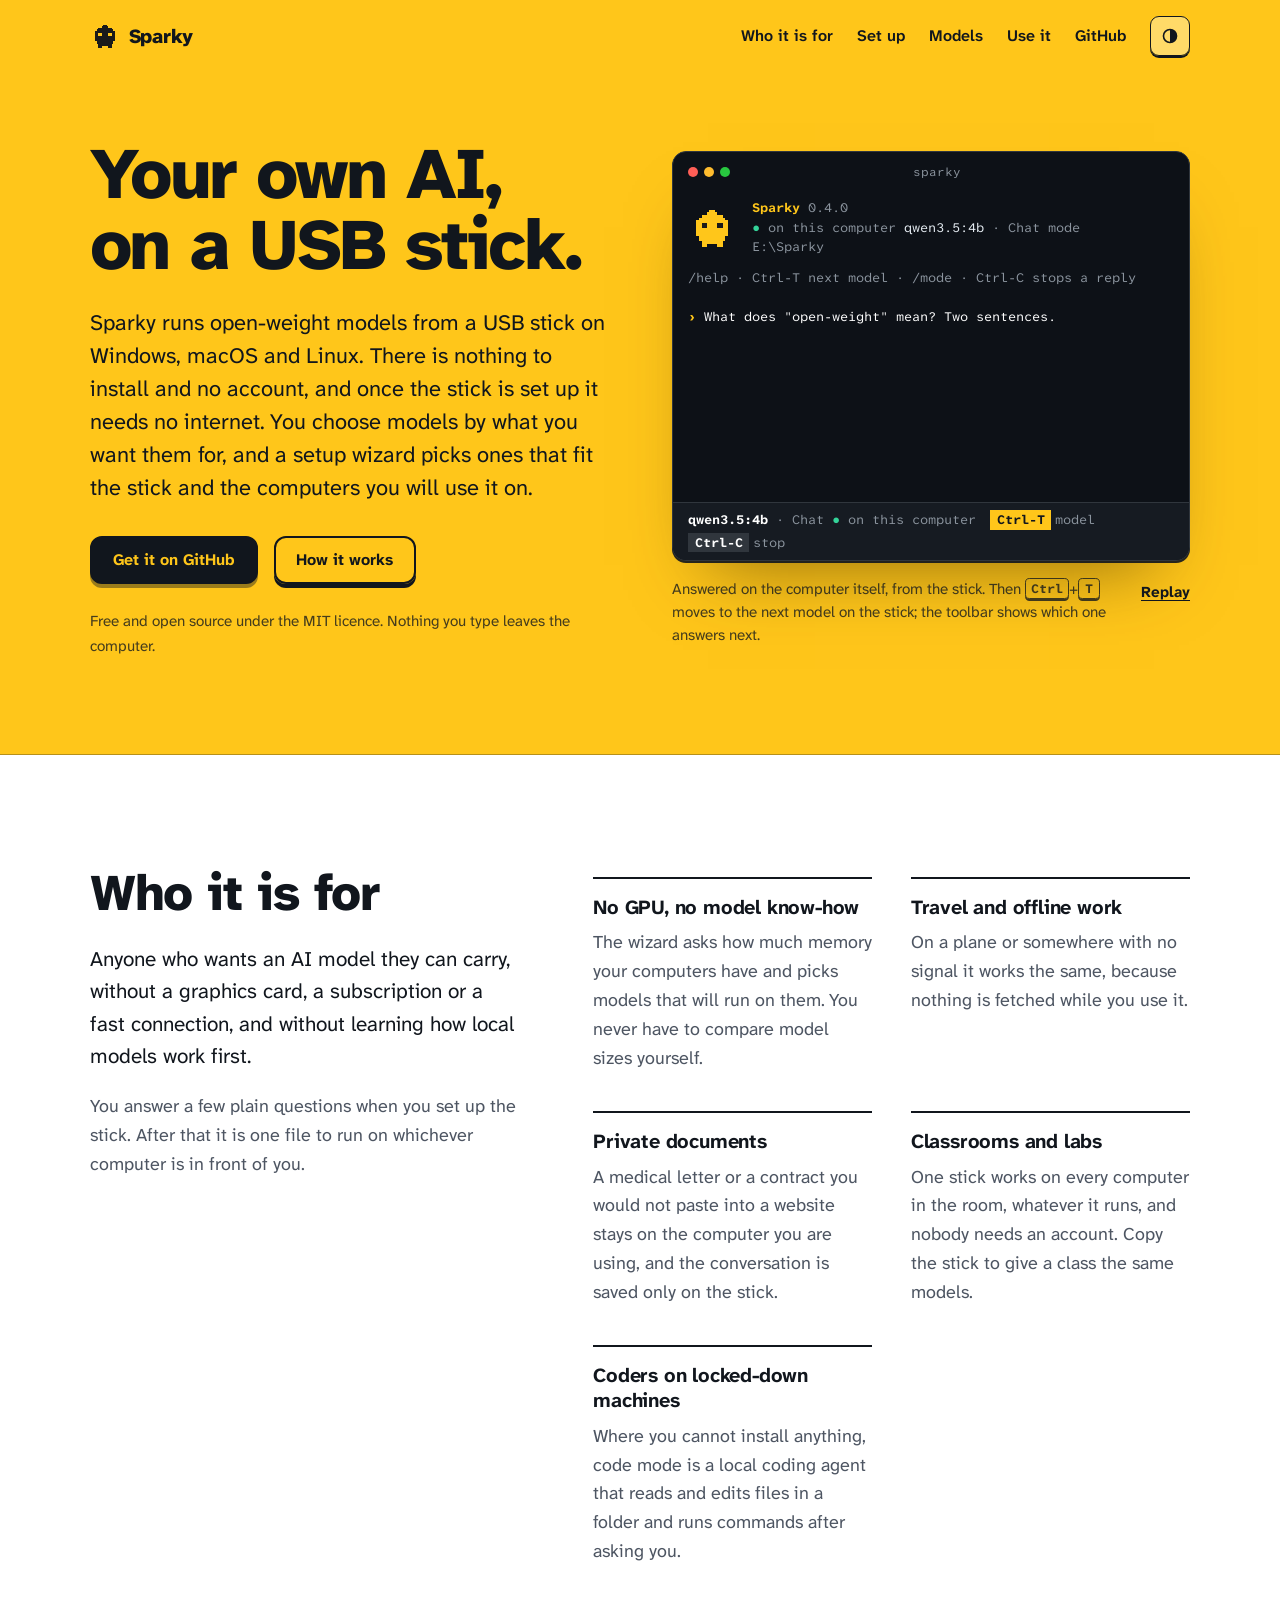
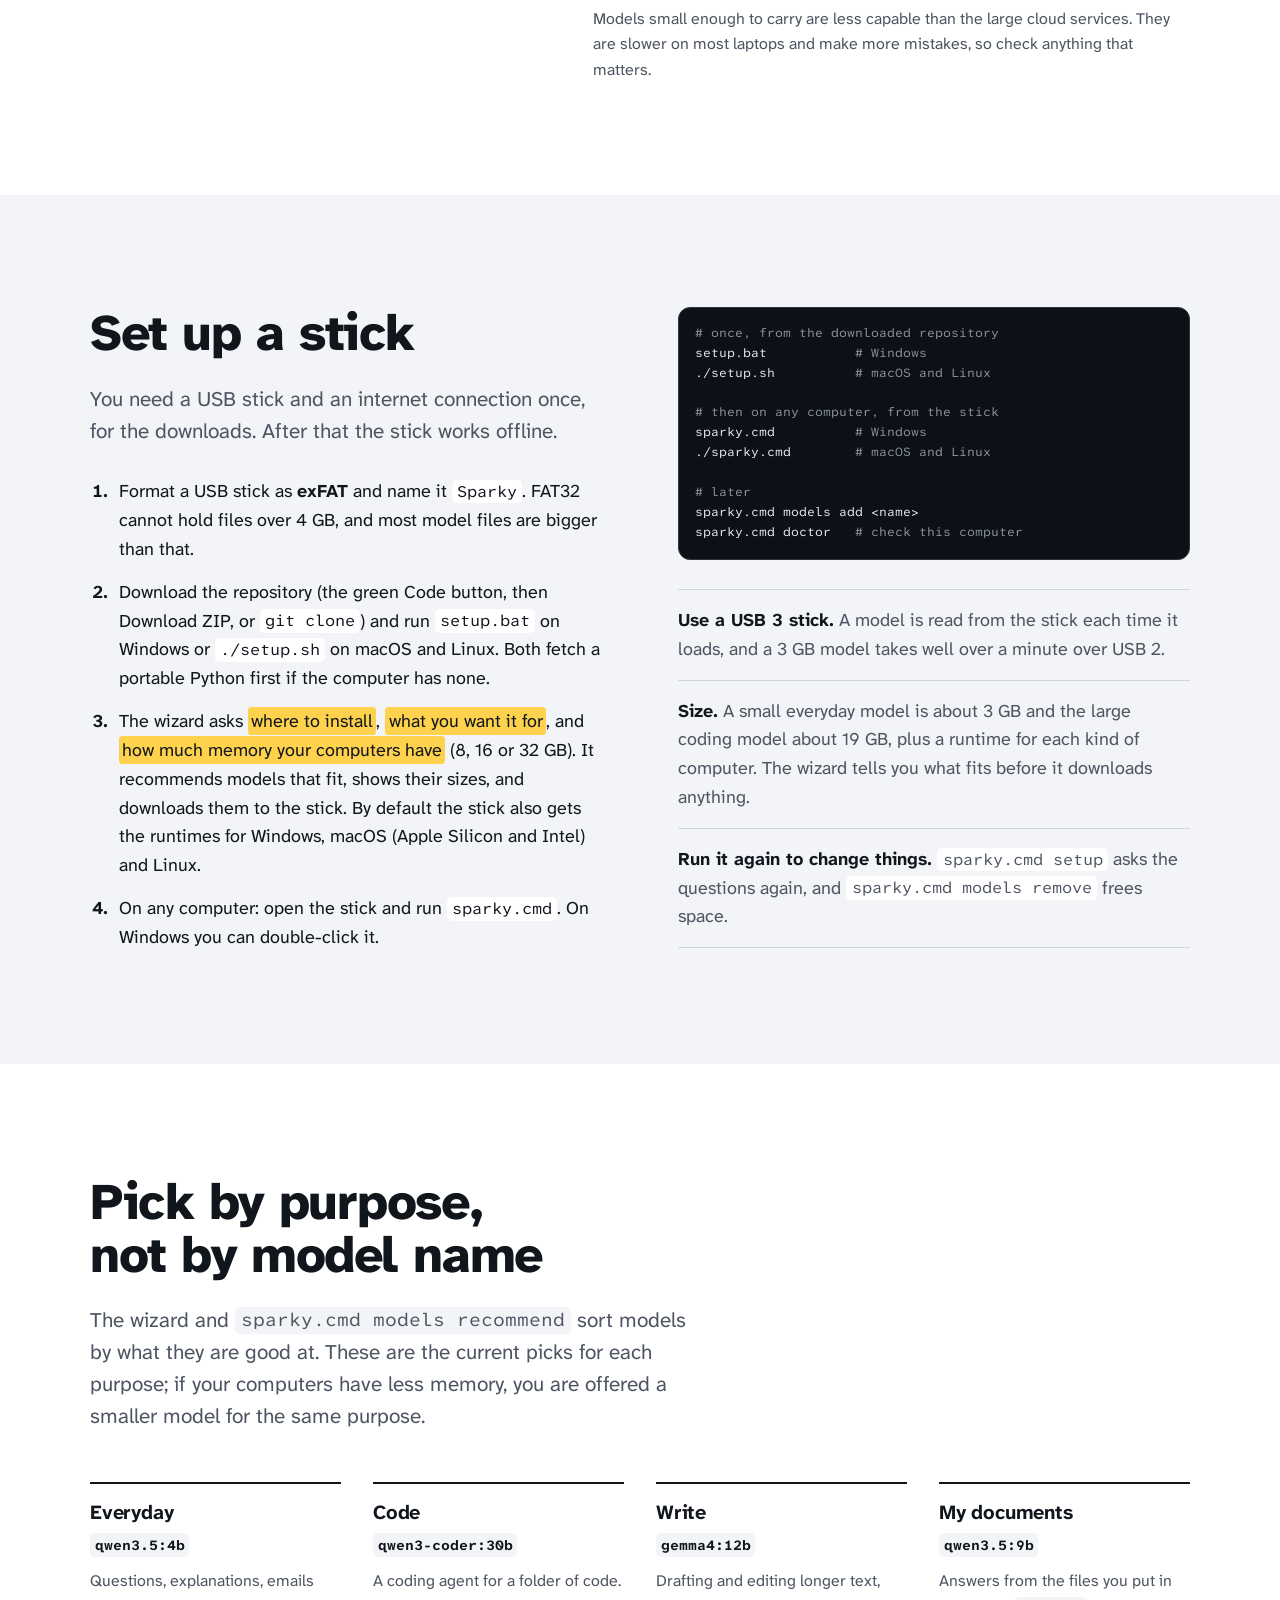
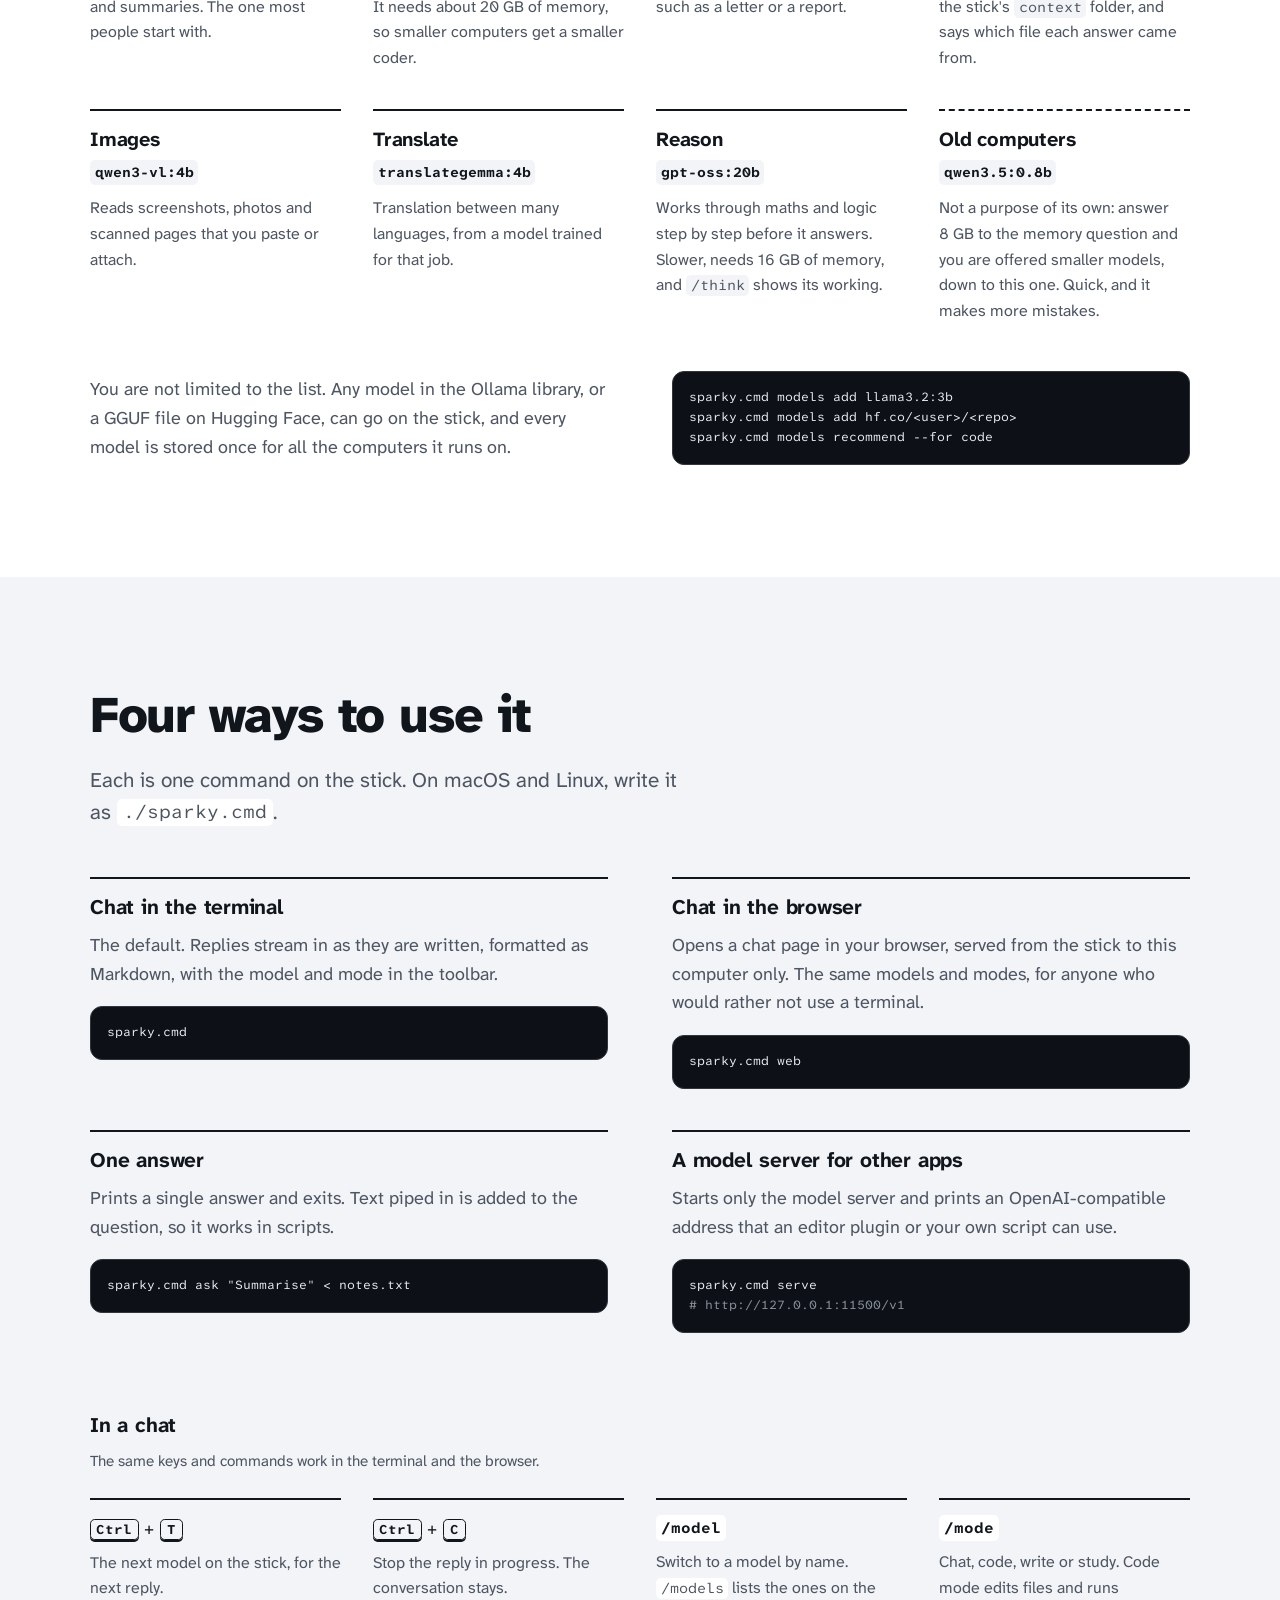
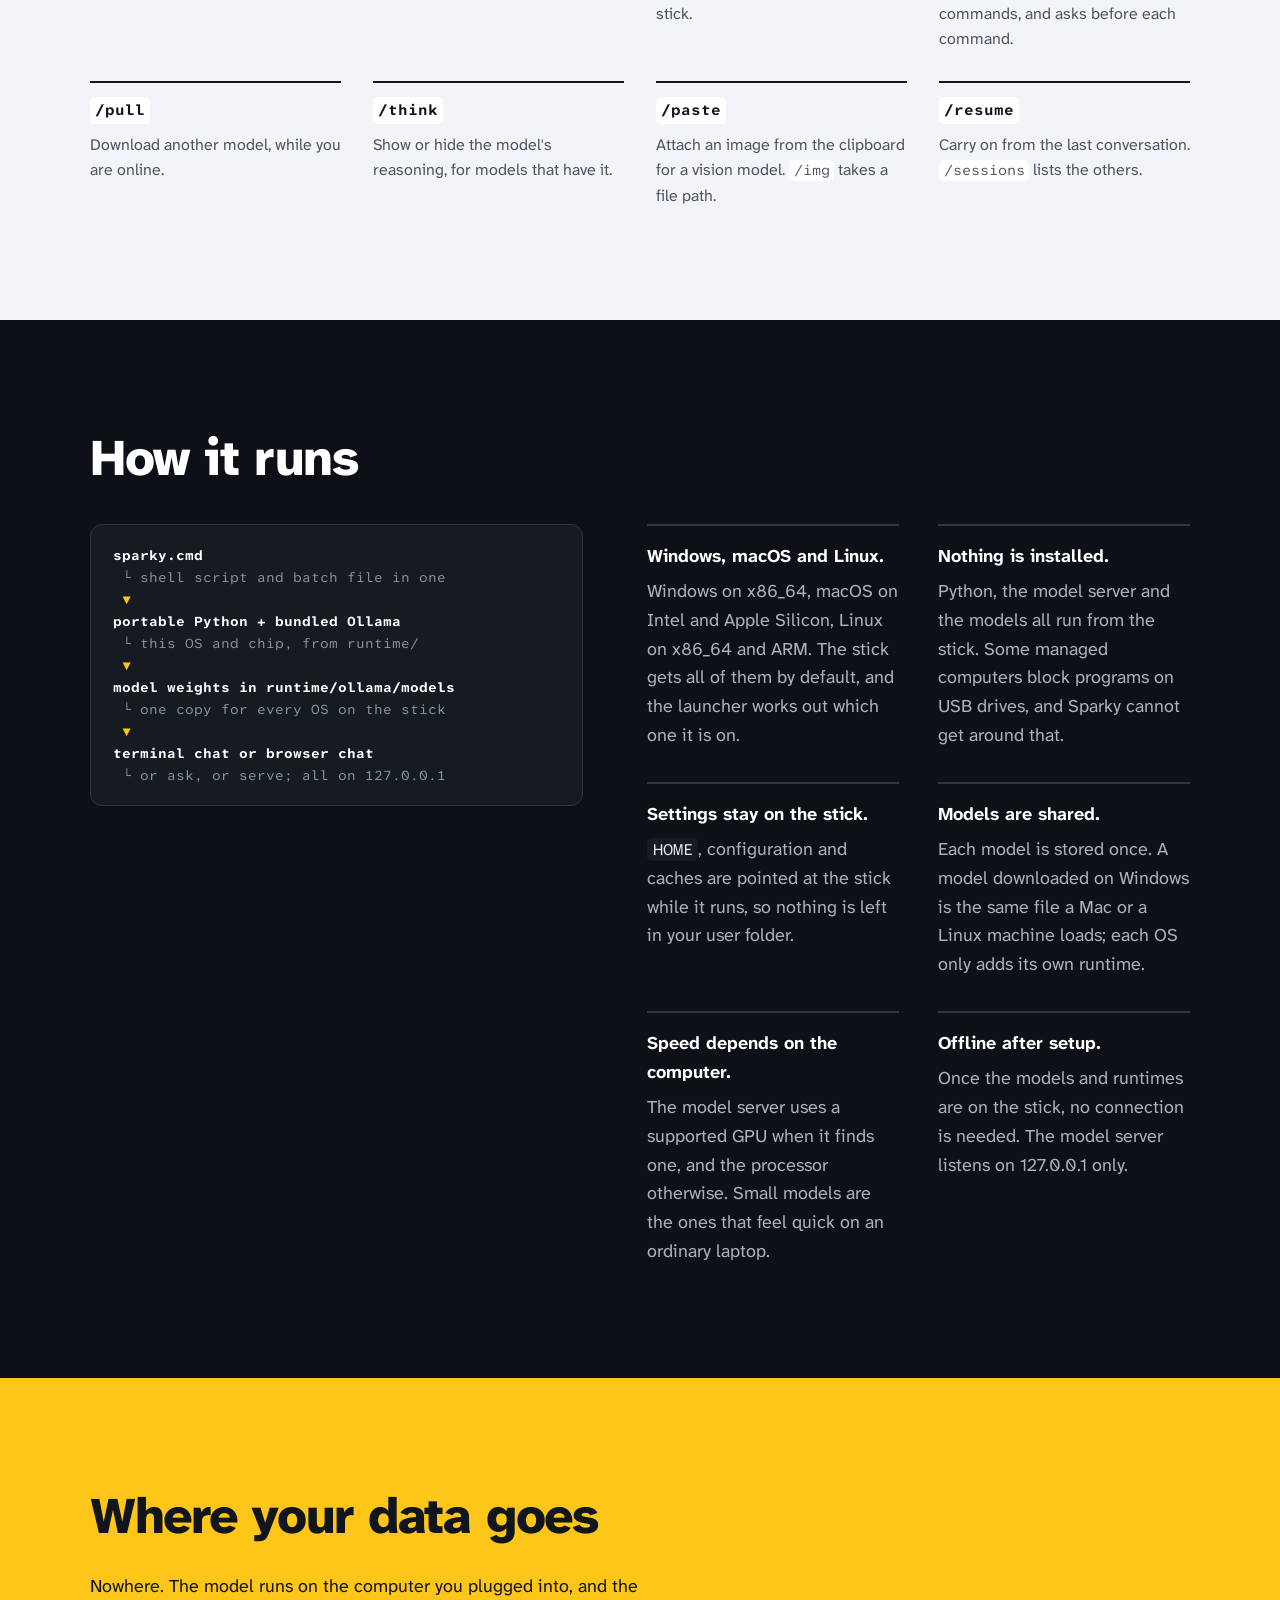
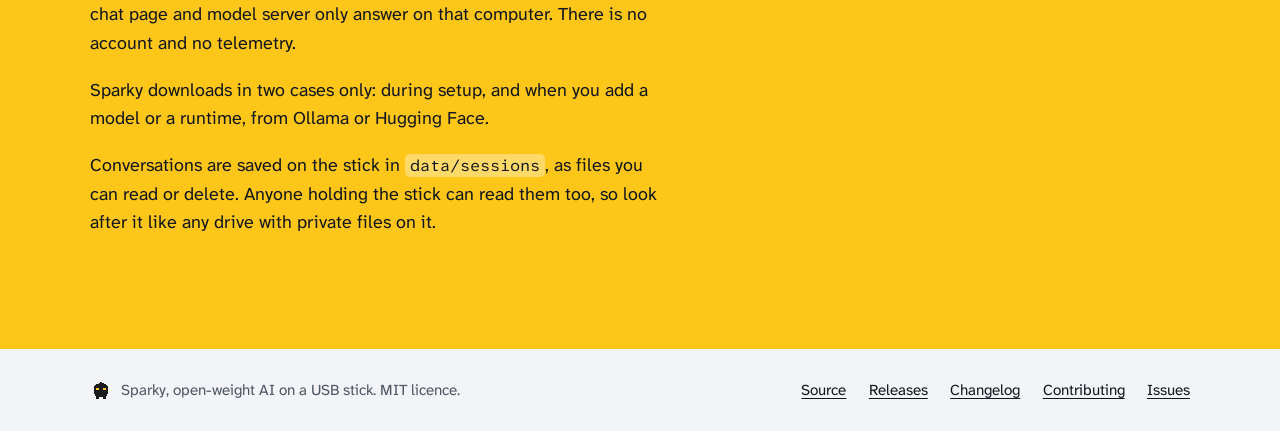
<file: site/index.html>
<!doctype html>
<html lang="en">
<head>
  <meta charset="utf-8">
  <meta name="viewport" content="width=device-width, initial-scale=1">
  <title>Sparky, open-weight AI on a USB stick</title>
  <meta name="description" content="Sparky runs open-weight AI models from a USB stick on Windows, macOS and Linux, with nothing to install, no account and no internet once the stick is set up. A setup wizard picks models by what you want them for: everyday questions, code, writing, studying your own documents, images or translation.">
  <meta name="theme-color" content="#FFC61A" media="(prefers-color-scheme: light)">
  <meta name="theme-color" content="#1F1909" media="(prefers-color-scheme: dark)">
  <meta name="color-scheme" content="light dark">
  <meta property="og:title" content="Sparky, open-weight AI on a USB stick">
  <meta property="og:description" content="Plug a stick into any Windows, macOS or Linux computer, run one file, and chat with open-weight models in the terminal or the browser. Nothing to install, no account, and nothing leaves the computer.">
  <meta property="og:image" content="https://danieltyukov.github.io/portable-copilot/assets/logo.png">
  <meta property="og:url" content="https://danieltyukov.github.io/portable-copilot/">
  <link rel="canonical" href="https://danieltyukov.github.io/portable-copilot/">
  <link rel="icon" href="assets/icon.svg" type="image/svg+xml">
  <link rel="icon" href="assets/icon48.png" type="image/png" sizes="48x48">
  <script>
    // A theme picked with the header button wins over the system setting. Set
    // before first paint so the page never flashes the other theme.
    try {
      var saved = localStorage.getItem("sparky-theme");
      if (saved === "light" || saved === "dark") document.documentElement.setAttribute("data-theme", saved);
    } catch (e) {}
  </script>
  <link rel="preconnect" href="https://fonts.googleapis.com">
  <link rel="preconnect" href="https://fonts.gstatic.com" crossorigin>
  <link rel="stylesheet" href="https://fonts.googleapis.com/css2?family=Atkinson+Hyperlegible+Mono:ital,wght@0,400..700;1,400..700&family=Atkinson+Hyperlegible+Next:ital,wght@0,400..800;1,400..800&display=swap">
  <link rel="stylesheet" href="style.css">
</head>
<body>
  <a class="skip" href="#main">Skip to content</a>

  <header class="top">
    <div class="wrap top-inner">
      <a class="brand" href="#main" aria-label="Sparky, home">
        <img class="mark-light" src="assets/budgie-ink.svg" width="30" height="30" alt="">
        <img class="mark-dark" src="assets/icon.svg" width="30" height="30" alt="">
        <span>Sparky</span>
      </a>
      <nav aria-label="Site">
        <a href="#who">Who it is for</a>
        <a href="#setup">Set up</a>
        <a href="#models">Models</a>
        <a href="#use">Use it</a>
        <a href="https://github.com/danieltyukov/portable-copilot">GitHub</a>
        <button class="theme" id="theme" type="button" hidden>
          <svg viewBox="0 0 20 20" width="18" height="18" aria-hidden="true" focusable="false"><circle cx="10" cy="10" r="7.25" fill="none" stroke="currentColor" stroke-width="1.8"/><path d="M10 2.75a7.25 7.25 0 0 1 0 14.5z" fill="currentColor"/></svg>
          <span class="visually-hidden" id="theme-label">Switch theme</span>
        </button>
      </nav>
    </div>
  </header>

  <main id="main">
    <section class="hero" aria-labelledby="headline">
      <div class="wrap hero-grid">
        <div class="hero-copy">
          <h1 id="headline"><span class="nobr">Your own AI,</span> <span class="nobr">on a USB stick.</span></h1>
          <p class="lede">
            Sparky runs open-weight models from a USB stick on Windows, macOS and Linux. There is
            nothing to install and no account, and once the stick is set up it needs no internet.
            You choose models by what you want them for, and a setup wizard picks ones that fit
            the stick and the computers you will use it on.
          </p>
          <p class="actions">
            <a class="btn btn-primary" href="https://github.com/danieltyukov/portable-copilot">Get it on GitHub</a>
            <a class="btn" href="#how">How it works</a>
          </p>
          <p class="fine">
            Free and open source under the MIT licence. Nothing you type leaves the computer.
          </p>
        </div>

        <!--
          The one moving thing on the page: the terminal app, drawn the way it
          draws itself. The markup is the final frame, which is what reduced
          motion and no JavaScript show. The script rewinds it and plays it once,
          when it scrolls into view: a question is typed, the reply streams in,
          then Ctrl-T moves the toolbar to the next model on the stick. The model
          tags live in the markup (data-first is the one before Ctrl-T).
        -->
        <figure class="demo">
          <div class="term" id="demo" role="img" aria-label="The Sparky terminal app on Windows, running from the stick at E:\Sparky with the qwen3.5:4b model in chat mode. Asked what open-weight means, it answers in two sentences. Then Ctrl-T moves the toolbar to the next model on the stick, gemma4:12b.">
            <div class="term-bar" aria-hidden="true"><span></span><span></span><span></span><b>sparky</b></div>
            <div class="t-banner">
              <img src="assets/icon.svg" width="48" height="48" alt="">
              <p>
                <b class="t-brand">Sparky</b> <span class="dim">0.4.0</span><br>
                <span class="ok">&#9679;</span> <span class="dim">on this computer</span> qwen3.5:4b <span class="dim">&middot; Chat mode</span><br>
                <span class="dim">E:\Sparky</span>
              </p>
            </div>
            <p class="dim t-hint">/help &middot; Ctrl-T next model &middot; /mode &middot; Ctrl-C stops a reply</p>
            <div class="t-log">
              <p class="t-you"><span class="arrow">&rsaquo;</span> <span id="ask">What does "open-weight" mean? Two sentences.</span></p>
              <div class="t-out">
                <p class="t-think dim" id="think"><span id="spin">&#10251;</span> qwen3.5:4b is working</p>
                <p id="reply">It means the trained model itself, the file of weights, is published for anyone to download and run on their own computer. You can use it offline and nobody sees your prompts, although the training data and code are often not released.</p>
              </div>
              <p class="t-stats dim" id="stats">qwen3.5:4b &middot; 52 tokens &middot; 17.4 tokens/s</p>
              <p class="t-you" id="next"><span class="arrow">&rsaquo;</span> <span class="caret">&#9612;</span></p>
            </div>
            <p class="t-bar">
              <span><b class="t-model" id="model" data-first="qwen3.5:4b">gemma4:12b</b> <span class="dim">&middot;</span> Chat <span class="ok">&#9679;</span> on this computer</span>
              <span><b class="kc kc-t" id="ctrlt">Ctrl-T</b>model</span>
              <span><b class="kc">Ctrl-C</b>stop</span>
            </p>
          </div>
          <figcaption>
            <span>Answered on the computer itself, from the stick. Then <span class="nobr"><kbd>Ctrl</kbd>+<kbd>T</kbd></span> moves to the next model on the stick; the toolbar shows which one answers next.</span>
            <button class="replay" id="replay" type="button" hidden>Replay</button>
          </figcaption>
        </figure>
      </div>
    </section>

    <section class="section who" id="who" aria-labelledby="who-h">
      <div class="wrap who-grid">
        <div class="who-copy">
          <h2 id="who-h">Who it is for</h2>
          <p class="intro">
            Anyone who wants an AI model they can carry, without a graphics card, a subscription
            or a fast connection, and without learning how local models work first.
          </p>
          <p>
            You answer a few plain questions when you set up the stick. After that it is one file
            to run on whichever computer is in front of you.
          </p>
        </div>
        <dl class="who-list">
          <div>
            <dt>No GPU, no model know-how</dt>
            <dd>The wizard asks how much memory your computers have and picks models that will run on them. You never have to compare model sizes yourself.</dd>
          </div>
          <div>
            <dt>Travel and offline work</dt>
            <dd>On a plane or somewhere with no signal it works the same, because nothing is fetched while you use it.</dd>
          </div>
          <div>
            <dt>Private documents</dt>
            <dd>A medical letter or a contract you would not paste into a website stays on the computer you are using, and the conversation is saved only on the stick.</dd>
          </div>
          <div>
            <dt>Classrooms and labs</dt>
            <dd>One stick works on every computer in the room, whatever it runs, and nobody needs an account. Copy the stick to give a class the same models.</dd>
          </div>
          <div>
            <dt>Coders on locked-down machines</dt>
            <dd>Where you cannot install anything, code mode is a local coding agent that reads and edits files in a folder and runs commands after asking you.</dd>
          </div>
        </dl>
        <p class="who-note">
          Models small enough to carry are less capable than the large cloud services. They are
          slower on most laptops and make more mistakes, so check anything that matters.
        </p>
      </div>
    </section>

    <section class="section alt" id="setup" aria-labelledby="setup-h">
      <div class="wrap split">
        <div>
          <h2 id="setup-h">Set up a stick</h2>
          <p class="intro">
            You need a USB stick and an internet connection once, for the downloads. After that
            the stick works offline.
          </p>
          <ol class="steps">
            <li>
              Format a USB stick as <strong>exFAT</strong> and name it <code>Sparky</code>. FAT32
              cannot hold files over 4&nbsp;GB, and most model files are bigger than that.
            </li>
            <li>
              Download the repository (the green Code button, then Download ZIP, or
              <code>git clone</code>) and run <code>setup.bat</code> on Windows or
              <code>./setup.sh</code> on macOS and Linux. Both fetch a portable Python first if the
              computer has none.
            </li>
            <li>
              The wizard asks <mark>where to install</mark>, <mark>what you want it for</mark>, and
              <mark>how much memory your computers have</mark> (8, 16 or 32&nbsp;GB). It recommends
              models that fit, shows their sizes, and downloads them to the stick. By default the
              stick also gets the runtimes for Windows, macOS (Apple Silicon and Intel) and Linux.
            </li>
            <li>
              On any computer: open the stick and run <code>sparky.cmd</code>. On Windows you can
              double-click it.
            </li>
          </ol>
        </div>
        <div>
          <pre class="code"><code><span class="c"># once, from the downloaded repository</span>
setup.bat           <span class="c"># Windows</span>
./setup.sh          <span class="c"># macOS and Linux</span>

<span class="c"># then on any computer, from the stick</span>
sparky.cmd          <span class="c"># Windows</span>
./sparky.cmd        <span class="c"># macOS and Linux</span>

<span class="c"># later</span>
sparky.cmd models add &lt;name&gt;
sparky.cmd doctor   <span class="c"># check this computer</span></code></pre>
          <ul class="facts-list">
            <li>
              <strong>Use a USB 3 stick.</strong> A model is read from the stick each time it
              loads, and a 3&nbsp;GB model takes well over a minute over USB 2.
            </li>
            <li>
              <strong>Size.</strong> A small everyday model is about 3&nbsp;GB and the large coding
              model about 19&nbsp;GB, plus a runtime for each kind of computer. The wizard tells you
              what fits before it downloads anything.
            </li>
            <li>
              <strong>Run it again to change things.</strong> <code>sparky.cmd setup</code> asks
              the questions again, and <code>sparky.cmd models remove</code> frees space.
            </li>
          </ul>
        </div>
      </div>
    </section>

    <section class="section" id="models" aria-labelledby="models-h">
      <div class="wrap">
        <h2 id="models-h">Pick by purpose, not by model name</h2>
        <p class="intro">
          The wizard and <code>sparky.cmd models recommend</code> sort models by what they are
          good at. These are the current picks for each purpose; if your computers have less
          memory, you are offered a smaller model for the same purpose.
        </p>
        <!-- Example tags: keep in step with sparky/catalog.py. -->
        <ul class="purposes">
          <li>
            <h3>Everyday</h3>
            <code class="tag">qwen3.5:4b</code>
            <p>Questions, explanations, emails and summaries. The one most people start with.</p>
          </li>
          <li>
            <h3>Code</h3>
            <code class="tag">qwen3-coder:30b</code>
            <p>A coding agent for a folder of code. It needs about 20&nbsp;GB of memory, so smaller computers get a smaller coder.</p>
          </li>
          <li>
            <h3>Write</h3>
            <code class="tag">gemma4:12b</code>
            <p>Drafting and editing longer text, such as a letter or a report.</p>
          </li>
          <li>
            <h3>My documents</h3>
            <code class="tag">qwen3.5:9b</code>
            <p>Answers from the files you put in the stick's <code>context</code> folder, and says which file each answer came from.</p>
          </li>
          <li>
            <h3>Images</h3>
            <code class="tag">qwen3-vl:4b</code>
            <p>Reads screenshots, photos and scanned pages that you paste or attach.</p>
          </li>
          <li>
            <h3>Translate</h3>
            <code class="tag">translategemma:4b</code>
            <p>Translation between many languages, from a model trained for that job.</p>
          </li>
          <li>
            <h3>Reason</h3>
            <code class="tag">gpt-oss:20b</code>
            <p>Works through maths and logic step by step before it answers. Slower, needs 16&nbsp;GB of memory, and <code>/think</code> shows its working.</p>
          </li>
          <li class="aside">
            <h3>Old computers</h3>
            <code class="tag">qwen3.5:0.8b</code>
            <p>Not a purpose of its own: answer 8&nbsp;GB to the memory question and you are offered smaller models, down to this one. Quick, and it makes more mistakes.</p>
          </li>
        </ul>
        <div class="any">
          <p>
            You are not limited to the list. Any model in the Ollama library, or a GGUF file on
            Hugging Face, can go on the stick, and every model is stored once for all the
            computers it runs on.
          </p>
          <pre class="code"><code>sparky.cmd models add llama3.2:3b
sparky.cmd models add hf.co/&lt;user&gt;/&lt;repo&gt;
sparky.cmd models recommend --for code</code></pre>
        </div>
      </div>
    </section>

    <section class="section alt" id="use" aria-labelledby="use-h">
      <div class="wrap">
        <h2 id="use-h">Four ways to use it</h2>
        <p class="intro">
          Each is one command on the stick. On macOS and Linux, write it as
          <code>./sparky.cmd</code>.
        </p>
        <div class="ways">
          <article class="way">
            <h3>Chat in the terminal</h3>
            <p>The default. Replies stream in as they are written, formatted as Markdown, with the model and mode in the toolbar.</p>
            <pre class="code"><code>sparky.cmd</code></pre>
          </article>
          <article class="way">
            <h3>Chat in the browser</h3>
            <p>Opens a chat page in your browser, served from the stick to this computer only. The same models and modes, for anyone who would rather not use a terminal.</p>
            <pre class="code"><code>sparky.cmd web</code></pre>
          </article>
          <article class="way">
            <h3>One answer</h3>
            <p>Prints a single answer and exits. Text piped in is added to the question, so it works in scripts.</p>
            <pre class="code"><code>sparky.cmd ask "Summarise" &lt; notes.txt</code></pre>
          </article>
          <article class="way">
            <h3>A model server for other apps</h3>
            <p>Starts only the model server and prints an OpenAI-compatible address that an editor plugin or your own script can use.</p>
            <pre class="code"><code>sparky.cmd serve
<span class="c"># http://127.0.0.1:11500/v1</span></code></pre>
          </article>
        </div>

        <h3 class="keymap-h" id="keys-h">In a chat</h3>
        <p class="fine">The same keys and commands work in the terminal and the browser.</p>
        <dl class="keymap">
          <div><dt><kbd>Ctrl</kbd>+<kbd>T</kbd></dt><dd>The next model on the stick, for the next reply.</dd></div>
          <div><dt><kbd>Ctrl</kbd>+<kbd>C</kbd></dt><dd>Stop the reply in progress. The conversation stays.</dd></div>
          <div><dt><code>/model</code></dt><dd>Switch to a model by name. <code>/models</code> lists the ones on the stick.</dd></div>
          <div><dt><code>/mode</code></dt><dd>Chat, code, write or study. Code mode edits files and runs commands, and asks before each command.</dd></div>
          <div><dt><code>/pull</code></dt><dd>Download another model, while you are online.</dd></div>
          <div><dt><code>/think</code></dt><dd>Show or hide the model's reasoning, for models that have it.</dd></div>
          <div><dt><code>/paste</code></dt><dd>Attach an image from the clipboard for a vision model. <code>/img</code> takes a file path.</dd></div>
          <div><dt><code>/resume</code></dt><dd>Carry on from the last conversation. <code>/sessions</code> lists the others.</dd></div>
        </dl>
      </div>
    </section>

    <section class="band dark" id="how" aria-labelledby="how-h">
      <div class="wrap">
        <h2 id="how-h">How it runs</h2>
        <div class="runs">
          <pre class="flow"><b>sparky.cmd</b>
 <span aria-hidden="true">&#9492;</span> <i>shell script and batch file in one</i>
 <span class="fa" aria-hidden="true">&#9660;</span>
<b>portable Python + bundled Ollama</b>
 <span aria-hidden="true">&#9492;</span> <i>this OS and chip, from runtime/</i>
 <span class="fa" aria-hidden="true">&#9660;</span>
<b>model weights in runtime/ollama/models</b>
 <span aria-hidden="true">&#9492;</span> <i>one copy for every OS on the stick</i>
 <span class="fa" aria-hidden="true">&#9660;</span>
<b>terminal chat or browser chat</b>
 <span aria-hidden="true">&#9492;</span> <i>or ask, or serve; all on 127.0.0.1</i></pre>
          <dl class="facts">
            <div><dt>Windows, macOS and Linux.</dt><dd>Windows on x86_64, macOS on Intel and Apple Silicon, Linux on x86_64 and ARM. The stick gets all of them by default, and the launcher works out which one it is on.</dd></div>
            <div><dt>Nothing is installed.</dt><dd>Python, the model server and the models all run from the stick. Some managed computers block programs on USB drives, and Sparky cannot get around that.</dd></div>
            <div><dt>Settings stay on the stick.</dt><dd><code>HOME</code>, configuration and caches are pointed at the stick while it runs, so nothing is left in your user folder.</dd></div>
            <div><dt>Models are shared.</dt><dd>Each model is stored once. A model downloaded on Windows is the same file a Mac or a Linux machine loads; each OS only adds its own runtime.</dd></div>
            <div><dt>Speed depends on the computer.</dt><dd>The model server uses a supported GPU when it finds one, and the processor otherwise. Small models are the ones that feel quick on an ordinary laptop.</dd></div>
            <div><dt>Offline after setup.</dt><dd>Once the models and runtimes are on the stick, no connection is needed. The model server listens on 127.0.0.1 only.</dd></div>
          </dl>
        </div>
      </div>
    </section>

    <section class="band sun" id="privacy" aria-labelledby="privacy-h">
      <div class="wrap">
        <h2 id="privacy-h">Where your data goes</h2>
        <p>
          Nowhere. The model runs on the computer you plugged into, and the chat page and model
          server only answer on that computer. There is no account and no telemetry.
        </p>
        <p>
          Sparky downloads in two cases only: during setup, and when you add a model or a
          runtime, from Ollama or Hugging Face.
        </p>
        <p>
          Conversations are saved on the stick in <code>data/sessions</code>, as files you can
          read or delete. Anyone holding the stick can read them too, so look after it like any
          drive with private files on it.
        </p>
      </div>
    </section>
  </main>

  <footer class="foot">
    <div class="wrap foot-inner">
      <p>
        <img class="mark-light" src="assets/budgie-ink.svg" width="22" height="22" alt="">
        <img class="mark-dark" src="assets/icon.svg" width="22" height="22" alt="">
        Sparky, open-weight AI on a USB stick. MIT licence.
      </p>
      <nav aria-label="Project">
        <a href="https://github.com/danieltyukov/portable-copilot">Source</a>
        <a href="https://github.com/danieltyukov/portable-copilot/releases/latest">Releases</a>
        <a href="https://github.com/danieltyukov/portable-copilot/blob/main/CHANGELOG.md">Changelog</a>
        <a href="https://github.com/danieltyukov/portable-copilot/blob/main/CONTRIBUTING.md">Contributing</a>
        <a href="https://github.com/danieltyukov/portable-copilot/issues">Issues</a>
      </nav>
    </div>
  </footer>

  <script>
    // The theme button: flips between light and dark and remembers the choice.
    (function () {
      var root = document.documentElement;
      var btn = document.getElementById("theme");
      var label = document.getElementById("theme-label");
      var metas = document.querySelectorAll('meta[name="theme-color"]');
      var system = window.matchMedia("(prefers-color-scheme: dark)");
      function current() { return root.getAttribute("data-theme") || (system.matches ? "dark" : "light"); }
      function sync() {
        var now = current();
        var picked = root.getAttribute("data-theme");
        label.textContent = now === "dark" ? "Switch to the light theme" : "Switch to the dark theme";
        // A picked theme sets both colours; otherwise each follows its media query.
        metas[0].setAttribute("content", picked === "dark" ? "#1F1909" : "#FFC61A");
        metas[1].setAttribute("content", picked === "light" ? "#FFC61A" : "#1F1909");
      }
      btn.hidden = false;
      btn.addEventListener("click", function () {
        var next = current() === "dark" ? "light" : "dark";
        root.setAttribute("data-theme", next);
        try { localStorage.setItem("sparky-theme", next); } catch (e) {}
        sync();
      });
      if (system.addEventListener) system.addEventListener("change", sync);
      sync();
    })();

    // The hero demo. The markup is the final frame; this rewinds it and plays it
    // once when it comes into view. Reduced motion keeps the final frame.
    (function () {
      var demo = document.getElementById("demo");
      if (!demo || !window.matchMedia) return;
      if (window.matchMedia("(prefers-reduced-motion: reduce)").matches) return;

      var think = document.getElementById("think");
      var spin = document.getElementById("spin");
      var stats = document.getElementById("stats");
      var next = document.getElementById("next");
      var model = document.getElementById("model");
      var ctrlt = document.getElementById("ctrlt");
      var replay = document.getElementById("replay");
      var firstModel = model.getAttribute("data-first");
      var lastModel = model.textContent;
      var frames = "\u280b\u2819\u2839\u2838\u283c\u2834\u2826\u2827\u2807\u280f";   // Rich's "dots" spinner

      // Split the question into letters and the reply into words once, so one
      // can be typed and the other streamed the way the app streams it. Hidden
      // pieces keep their space, so nothing moves while it plays.
      function pieces(id, sep) {
        var el = document.getElementById(id);
        var parts = el.textContent.split(sep);
        el.textContent = "";
        return parts.map(function (p, i) {
          var s = document.createElement("span");
          s.textContent = (sep && i ? sep : "") + p;
          el.appendChild(s);
          return s;
        });
      }
      var letters = pieces("ask", "");
      var words = pieces("reply", " ");

      var timers = [];
      var spinner = null;
      function at(ms, fn) { timers.push(setTimeout(fn, ms)); }
      function stopSpin() { if (spinner) { clearInterval(spinner); spinner = null; } }

      function rewind() {
        timers.forEach(clearTimeout);
        timers = [];
        stopSpin();
        letters.concat(words, [stats, next]).forEach(function (s) { s.classList.add("wait"); });
        think.classList.remove("on");
        model.textContent = firstModel;
        model.classList.remove("flash");
        ctrlt.classList.remove("hit");
      }

      function play() {
        rewind();
        var typed = 500 + letters.length * 38;
        letters.forEach(function (s, i) { at(500 + i * 38, function () { s.classList.remove("wait"); }); });
        at(typed + 300, function () {
          var f = 0;
          think.classList.add("on");
          spinner = setInterval(function () { f = (f + 1) % frames.length; spin.textContent = frames[f]; }, 80);
        });
        var streamed = typed + 1700;
        at(streamed, function () { stopSpin(); think.classList.remove("on"); });
        words.forEach(function (s, i) { at(streamed + 60 + i * 65, function () { s.classList.remove("wait"); }); });
        var done = streamed + 60 + words.length * 65;
        at(done + 250, function () { stats.classList.remove("wait"); });
        at(done + 500, function () { next.classList.remove("wait"); });
        // Ctrl-T: the key goes down, and the toolbar names the next model.
        at(done + 1800, function () { ctrlt.classList.add("hit"); });
        at(done + 2050, function () { model.textContent = lastModel; model.classList.add("flash"); });
        at(done + 2400, function () { ctrlt.classList.remove("hit"); });
      }

      replay.addEventListener("click", play);
      replay.hidden = false;

      rewind();
      if ("IntersectionObserver" in window) {
        var seen = new IntersectionObserver(function (entries) {
          if (entries[0].isIntersecting) { seen.disconnect(); play(); }
        }, { threshold: 0.35 });
        seen.observe(demo);
      } else {
        play();
      }
    })();
  </script>
</body>
</html>
</file>
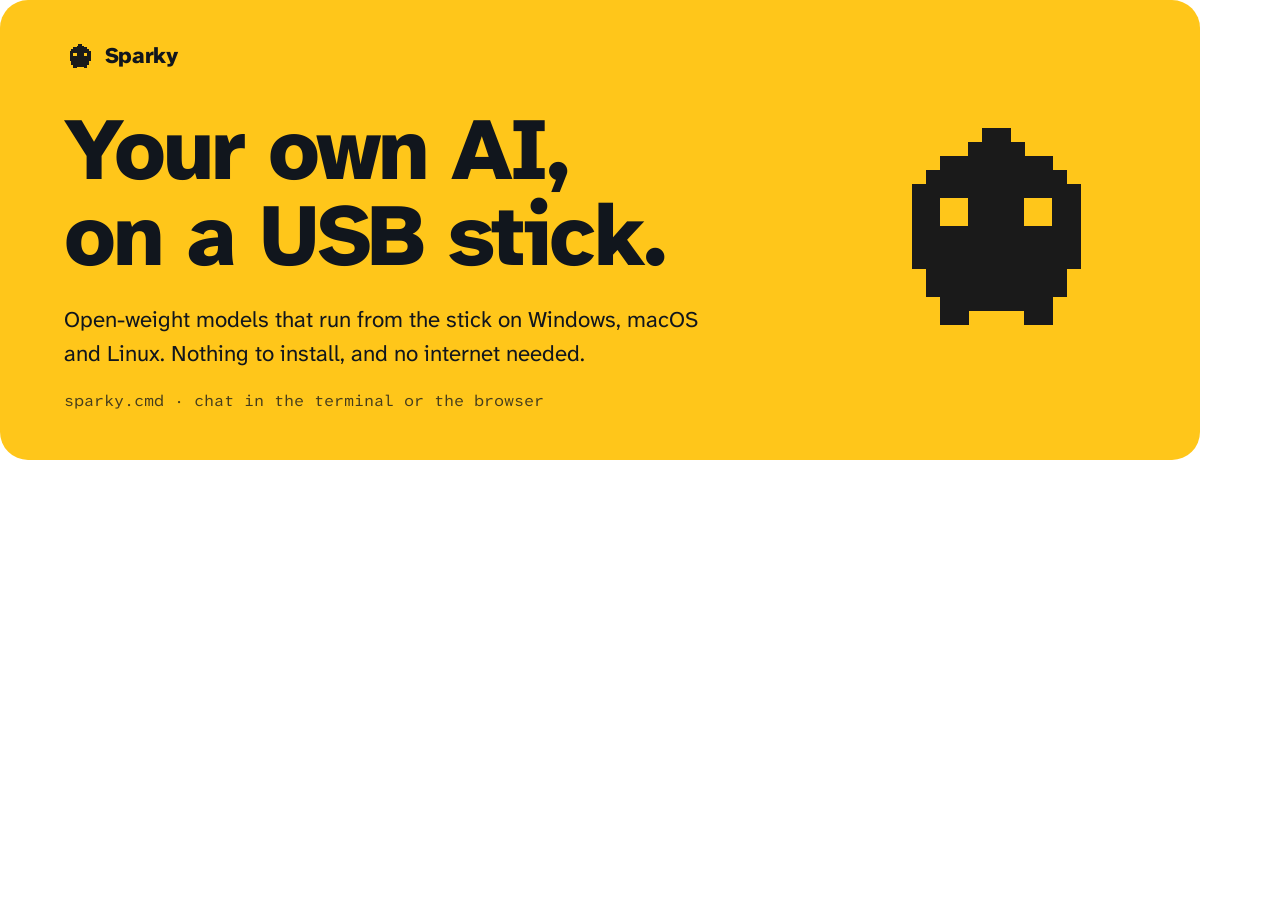
<file: tools/banner.html>
<!doctype html>
<!--
  The README banner (docs/logo.png and docs/logo-dark.png), drawn with the site's
  own stylesheet so the two cannot drift: same yellow, same type, same headline.
  Add ?dark for the dimmed amber variant. tools/render_assets.sh screenshots it
  in headless Chrome at 2x.
-->
<html lang="en">
<head>
  <meta charset="utf-8">
  <title>Sparky banner</title>
  <script>
    document.documentElement.setAttribute("data-theme", location.search.includes("dark") ? "dark" : "light");
  </script>
  <link rel="stylesheet" href="https://fonts.googleapis.com/css2?family=Atkinson+Hyperlegible+Mono:wght@400..700&family=Atkinson+Hyperlegible+Next:wght@400..800&display=block">
  <link rel="stylesheet" href="../site/style.css">
  <style>
    html, body { margin: 0; background: transparent; }
    .banner {
      width: 1200px; height: 460px; border-radius: 28px; overflow: hidden;
      display: grid; grid-template-columns: minmax(0, 1fr) auto; align-items: center; gap: 48px;
      padding: 38px 76px 46px 64px; border: 0;
    }
    .banner .brand { font-size: 1.4rem; }
    .banner .brand img { width: 32px; height: 32px; }
    .banner h1 { font-size: 88px; margin-top: 26px; }
    .banner .lede { font-size: 1.4rem; max-width: 40rem; margin-top: 24px; }
    .banner .where {
      margin-top: 18px; font-family: var(--mono); font-size: 1rem; color: var(--hero-muted);
    }
    .bird { width: 256px; height: 256px; }
  </style>
</head>
<body>
  <div class="banner hero">
    <div>
      <p class="brand">
        <img class="mark-light" src="../site/assets/budgie-ink.svg" alt="">
        <img class="mark-dark" src="../site/assets/icon.svg" alt="">
        Sparky
      </p>
      <h1>Your own AI,<br>on a USB stick.</h1>
      <p class="lede">Open-weight models that run from the stick on Windows, macOS and Linux. Nothing to install, and no internet needed.</p>
      <p class="where">sparky.cmd &middot; chat in the terminal or the browser</p>
    </div>
    <div>
      <img class="bird mark-light" src="../site/assets/budgie-ink.svg" alt="">
      <img class="bird mark-dark" src="../site/assets/icon.svg" alt="">
    </div>
  </div>
</body>
</html>
</file>
<file: site/style.css>
/* Sparky's site, in the same family as meeting-copilot's. Highlighter yellow
   marks the answers that matter, the terminal palette is the app's own, and
   keys look like keys. Type is Atkinson Hyperlegible, drawn for legibility
   first. No build step. */

:root {
  --sun: #FFC61A;
  --ink: #11161D;

  --paper: #FFFFFF;
  --paper-2: #F2F4F7;
  --text: #11161D;
  --muted: #4D5562;
  --line: rgba(17, 22, 29, 0.14);
  --rule: #11161D;
  --focus: #11161D;

  /* The yellow surfaces: the hero and the band at the end. */
  --hero: var(--sun);
  --hero-text: var(--ink);
  --hero-head: var(--ink);
  --hero-muted: rgba(17, 22, 29, 0.78);
  --hero-line: rgba(17, 22, 29, 0.3);
  --cap-face: rgba(255, 255, 255, 0.34);
  --term-shadow: 0 2px 0 rgba(17, 22, 29, 0.9), 0 40px 70px -36px rgba(74, 52, 0, 0.6);

  /* Highlighter. */
  --mark: #FFD24D;
  --mark-text: var(--ink);

  /* Keys. k1 is the primary key, k2 the plain one. */
  --k1-face: var(--sun);
  --k1-text: var(--ink);
  --k1-edge: var(--ink);
  --k2-face: var(--paper);
  --k2-text: var(--ink);
  --k2-edge: var(--ink);

  /* The app's palette (sparky/theme.py and the browser chat). */
  --t-bg: #0D1117;
  --t-panel: #161B22;
  --t-border: #30363D;
  --t-text: #E6EDF3;
  --t-muted: #8B949E;
  --r-green: #34D399;
  --r-cyan: #38BDF8;
  --r-magenta: #E879F9;
  --r-amber: #FBBF24;
  --r-red: #F87171;

  --sans: "Atkinson Hyperlegible Next", "Helvetica Neue", Arial, sans-serif;
  --mono: "Atkinson Hyperlegible Mono", ui-monospace, SFMono-Regular, Menlo, Consolas, monospace;
  --gutter: clamp(16px, 4vw, 40px);
  --section: clamp(4rem, 9vw, 7rem);

  color-scheme: light;
}

/* Dark: the yellow surfaces dim to a deep amber and the yellow moves into the
   type, so the page reads as the same highlighter, at night. */
@media (prefers-color-scheme: dark) {
  :root:not([data-theme="light"]) {
    --paper: #10151C;
    --paper-2: #161C25;
    --text: #E7EBF0;
    --muted: #A5AEBB;
    --line: rgba(231, 235, 240, 0.13);
    --rule: rgba(231, 235, 240, 0.55);
    --focus: var(--sun);
    --hero: #1F1909;
    --hero-text: #F2EAD0;
    --hero-head: var(--sun);
    --hero-muted: #C4B994;
    --hero-line: rgba(255, 198, 26, 0.28);
    --cap-face: rgba(255, 198, 26, 0.08);
    --term-shadow: 0 0 0 1px rgba(255, 198, 26, 0.12), 0 40px 70px -36px rgba(0, 0, 0, 0.8);
    --mark: rgba(255, 198, 26, 0.26);
    --mark-text: #FFF4D1;
    --k1-face: var(--sun);
    --k1-text: var(--ink);
    --k1-edge: #A07A00;
    --k2-face: transparent;
    --k2-text: var(--text);
    --k2-edge: rgba(231, 235, 240, 0.55);
    color-scheme: dark;
  }
}
:root[data-theme="dark"] {
  --paper: #10151C;
  --paper-2: #161C25;
  --text: #E7EBF0;
  --muted: #A5AEBB;
  --line: rgba(231, 235, 240, 0.13);
  --rule: rgba(231, 235, 240, 0.55);
  --focus: var(--sun);
  --hero: #1F1909;
  --hero-text: #F2EAD0;
  --hero-head: var(--sun);
  --hero-muted: #C4B994;
  --hero-line: rgba(255, 198, 26, 0.28);
  --cap-face: rgba(255, 198, 26, 0.08);
  --term-shadow: 0 0 0 1px rgba(255, 198, 26, 0.12), 0 40px 70px -36px rgba(0, 0, 0, 0.8);
  --mark: rgba(255, 198, 26, 0.26);
  --mark-text: #FFF4D1;
  --k1-face: var(--sun);
  --k1-text: var(--ink);
  --k1-edge: #A07A00;
  --k2-face: transparent;
  --k2-text: var(--text);
  --k2-edge: rgba(231, 235, 240, 0.55);
  color-scheme: dark;
}

/* ---------------------------------------------------------------- base */

*, *::before, *::after { box-sizing: border-box; }

html { -webkit-text-size-adjust: 100%; scroll-behavior: smooth; scroll-padding-top: 1rem; }

body {
  margin: 0;
  background: var(--paper);
  color: var(--text);
  font-family: var(--sans);
  font-size: 1.125rem;
  line-height: 1.6;
  -webkit-font-smoothing: antialiased;
  text-rendering: optimizeLegibility;
}

img { display: block; max-width: 100%; height: auto; }
h1, h2, h3, p, dl, dd, figure, ol, ul, pre { margin: 0; }
a { color: inherit; text-decoration-thickness: 1px; text-underline-offset: 0.2em; }
a:hover { text-decoration-thickness: 2px; }
strong { font-weight: 700; }

code, kbd, pre { font-family: var(--mono); }
code { font-size: 0.9em; background: var(--paper-2); padding: 0.08em 0.32em; border-radius: 5px; overflow-wrap: break-word; }
.alt code { background: var(--paper); }
kbd {
  display: inline-block; min-width: 1.7em; text-align: center;
  font-size: 0.8em; font-weight: 700; line-height: 1.2;
  padding: 0.12em 0.4em 0.1em; border-radius: 0.35em;
  border: 1.5px solid currentColor; box-shadow: 0 2px 0 currentColor;
  vertical-align: 0.1em;
}

:focus-visible { outline: 3px solid var(--focus); outline-offset: 3px; border-radius: 4px; }
:focus:not(:focus-visible) { outline: none; }

.skip { position: absolute; left: -999px; top: 8px; background: var(--ink); color: var(--sun); padding: 8px 12px; border-radius: 8px; z-index: 5; }
.skip:focus { left: 8px; }
.visually-hidden { position: absolute; width: 1px; height: 1px; margin: -1px; padding: 0; overflow: hidden; clip: rect(0 0 0 0); white-space: nowrap; }

.wrap { max-width: 1180px; margin: 0 auto; padding-inline: var(--gutter); }

/* The two brand marks: ink budgie on light, yellow budgie on dark. */
.mark-dark { display: none; }
@media (prefers-color-scheme: dark) {
  :root:not([data-theme="light"]) .mark-light { display: none; }
  :root:not([data-theme="light"]) .mark-dark { display: block; }
}
:root[data-theme="dark"] .mark-light { display: none; }
:root[data-theme="dark"] .mark-dark { display: block; }

/* ---------------------------------------------------------------- type */

/* Smaller than meeting-copilot's: "on a USB stick." has to fit beside the terminal. */
h1 {
  font-size: clamp(2.5rem, 1rem + 4.4vw, 4.5rem);
  font-weight: 800;
  letter-spacing: -0.035em;
  line-height: 0.98;
  color: var(--hero-head);
}
.nobr { white-space: nowrap; }
h2 {
  font-size: clamp(2rem, 1.35rem + 2.3vw, 3.25rem);
  font-weight: 800;
  letter-spacing: -0.028em;
  line-height: 1.04;
  max-width: 20ch;
  text-wrap: balance;
}
h3 { font-size: 1.3rem; font-weight: 700; line-height: 1.25; letter-spacing: -0.01em; }
.intro { font-size: clamp(1.15rem, 1.05rem + 0.4vw, 1.3rem); line-height: 1.55; max-width: 38rem; color: var(--muted); }
.fine { font-size: 0.95rem; color: var(--muted); max-width: 36rem; }

mark {
  background: var(--mark); color: var(--mark-text);
  padding: 0.12em 0.18em; border-radius: 0.2em;
  -webkit-box-decoration-break: clone; box-decoration-break: clone;
}

/* ---------------------------------------------------------------- keys as buttons */

.actions { display: flex; flex-wrap: wrap; gap: 0.9rem 1rem; }
.btn {
  display: inline-flex; align-items: center; justify-content: center; min-height: 48px;
  padding: 0.7rem 1.3rem; border-radius: 12px;
  background: var(--k2-face); color: var(--k2-text);
  border: 2px solid var(--k2-edge); box-shadow: 0 4px 0 var(--k2-edge);
  font-weight: 700; font-size: 1rem; line-height: 1.2; text-decoration: none;
  transition: transform 0.08s ease-out, box-shadow 0.08s ease-out, background-color 0.15s;
}
.btn:hover { text-decoration: none; background: color-mix(in srgb, var(--k2-face), var(--k2-text) 8%); }
.btn:active { transform: translateY(3px); box-shadow: 0 1px 0 var(--k2-edge); }
.btn-primary { background: var(--k1-face); color: var(--k1-text); border-color: var(--k1-edge); box-shadow: 0 4px 0 var(--k1-edge); }
.btn-primary:hover { background: color-mix(in srgb, var(--k1-face), #fff 14%); }
.btn-primary:active { box-shadow: 0 1px 0 var(--k1-edge); }

/* ---------------------------------------------------------------- header and hero */

.top, .hero { background: var(--hero); color: var(--hero-text); }
.top { --focus: var(--hero-head); }
.top-inner { display: flex; align-items: center; justify-content: space-between; gap: 1rem; padding-block: 1rem; }
.brand { display: inline-flex; align-items: center; gap: 0.55rem; font-weight: 800; font-size: 1.25rem; letter-spacing: -0.015em; text-decoration: none; color: var(--hero-head); }
.top nav { display: flex; align-items: center; gap: 0.3rem 1.5rem; flex-wrap: wrap; justify-content: flex-end; }
.top nav a { text-decoration: none; font-weight: 600; font-size: 1rem; }
.top nav a:hover { text-decoration: underline; text-decoration-thickness: 2px; }
.theme {
  display: inline-grid; place-items: center; width: 40px; height: 40px; padding: 0;
  background: var(--cap-face); color: inherit; cursor: pointer;
  border: 1.5px solid currentColor; border-radius: 9px; box-shadow: 0 2px 0 currentColor;
  transition: transform 0.08s ease-out, box-shadow 0.08s ease-out;
}
.theme:active { transform: translateY(2px); box-shadow: 0 0 0 currentColor; }

.hero { --focus: var(--hero-head); padding-block: clamp(2rem, 1rem + 4vw, 4.5rem) clamp(3.5rem, 2rem + 5vw, 6.5rem); border-bottom: 1px solid var(--hero-line); }
.hero-grid { display: grid; grid-template-columns: minmax(0, 1fr) minmax(0, 1fr); gap: clamp(2.5rem, 5vw, 5rem); align-items: center; }
.lede { font-size: clamp(1.15rem, 1rem + 0.55vw, 1.375rem); line-height: 1.5; max-width: 33rem; margin-top: 1.6rem; }
.hero .actions { margin-top: 2rem; }
.hero .fine { color: var(--hero-muted); margin-top: 1.6rem; max-width: 33rem; }

/* Hero keys: ink on the yellow, yellow on the dimmed amber. */
.hero {
  --k1-face: var(--ink); --k1-text: var(--sun); --k1-edge: var(--ink);
  --k2-face: transparent; --k2-text: var(--ink); --k2-edge: var(--ink);
}
.hero .btn-primary { box-shadow: 0 4px 0 rgba(17, 22, 29, 0.42); }
.hero .btn-primary:hover { background: #1F2833; }
@media (prefers-color-scheme: dark) {
  :root:not([data-theme="light"]) .hero {
    --k1-face: var(--sun); --k1-text: var(--ink); --k1-edge: #A07A00;
    --k2-text: var(--sun); --k2-edge: rgba(255, 198, 26, 0.7);
  }
  :root:not([data-theme="light"]) .hero .btn-primary { box-shadow: 0 4px 0 #A07A00; }
  :root:not([data-theme="light"]) .hero .btn-primary:hover { background: #FFD24D; }
}
:root[data-theme="dark"] .hero {
  --k1-face: var(--sun); --k1-text: var(--ink); --k1-edge: #A07A00;
  --k2-text: var(--sun); --k2-edge: rgba(255, 198, 26, 0.7);
}
:root[data-theme="dark"] .hero .btn-primary { box-shadow: 0 4px 0 #A07A00; }
:root[data-theme="dark"] .hero .btn-primary:hover { background: #FFD24D; }

/* ---------------------------------------------------------------- the terminal, as the app draws it */

.term {
  background: var(--t-bg); color: var(--t-text);
  border: 1px solid var(--t-border); border-radius: 14px;
  font-family: var(--mono); font-size: 0.8125rem; line-height: 1.5;
  padding: 0.7rem 0.95rem 0.95rem;
  box-shadow: var(--term-shadow);
  overflow-wrap: anywhere;
}
.term-bar { display: flex; align-items: center; gap: 6px; color: var(--t-muted); font-size: 0.75rem; }
.term-bar span { width: 10px; height: 10px; border-radius: 50%; }
.term-bar span:nth-child(1) { background: #FF5F57; }
.term-bar span:nth-child(2) { background: #FEBC2E; }
.term-bar span:nth-child(3) { background: #28C840; }
.term-bar b { margin-inline: auto; font-weight: 400; padding-right: 36px; }
.dim { color: var(--t-muted); }
.ok { color: var(--r-green); }

/* The launch banner: the mark beside the version, model, mode and folder. */
.t-banner { display: flex; align-items: center; gap: 1rem; margin-top: 1.1rem; }
.t-banner img { flex: none; width: 48px; height: 48px; image-rendering: pixelated; }
.t-brand { color: var(--sun); }
.t-hint { margin-top: 0.7rem; }

/* The conversation. */
.t-log { margin-top: 1.2rem; }
.t-you { color: #fff; }
.t-you + .t-you { margin-top: 1rem; }
.arrow { color: var(--sun); font-weight: 700; }
.t-out { display: grid; margin-top: 0.75rem; }
.t-out > * { grid-area: 1 / 1; }
.t-think { visibility: hidden; align-self: start; }
.t-think.on { visibility: visible; }
.t-stats { margin-top: 0.5rem; }
.term .wait { visibility: hidden; }
.caret { color: var(--t-muted); animation: blink 1s steps(2, start) infinite; }

/* The bottom toolbar, full width like the terminal's. */
.t-bar {
  display: flex; flex-wrap: wrap; align-items: baseline; gap: 0.2rem 1.1em;
  margin: 1.2rem -0.95rem -0.95rem; padding: 0.45rem 0.95rem;
  background: var(--t-panel); border-top: 1px solid var(--t-border); border-radius: 0 0 13px 13px;
  color: var(--t-muted);
}
.t-model { color: #fff; border-radius: 2px; }
.t-model.flash { animation: swapped 1.4s ease-out; }
.kc { display: inline-block; background: #30363D; color: #fff; font-weight: 700; padding: 0 0.5em; margin-right: 0.3em; transition: transform 0.08s ease-out, box-shadow 0.15s; }
.kc-t { background: var(--sun); color: var(--ink); }
.kc.hit { transform: translateY(1px); box-shadow: 0 0 0 2px #fff; }

@keyframes swapped {
  0%, 40% { background: var(--sun); color: var(--ink); box-shadow: 0 0 0 2px var(--sun); }
  100% { background: transparent; color: #fff; box-shadow: 0 0 0 2px transparent; }
}
@keyframes blink { to { visibility: hidden; } }

.demo figcaption {
  display: flex; align-items: flex-start; justify-content: space-between; gap: 1rem;
  margin-top: 1.1rem; font-size: 0.95rem; line-height: 1.5; color: var(--hero-muted);
}
.demo figcaption kbd { font-size: 0.85em; }
.replay {
  flex: none; font: inherit; font-weight: 700; color: var(--hero-text); cursor: pointer;
  background: none; border: 0; padding: 0.15rem 0; text-decoration: underline; text-underline-offset: 0.2em;
}

/* ---------------------------------------------------------------- sections */

.section { padding-block: var(--section); }
.section.alt { background: var(--paper-2); }
.split { display: grid; grid-template-columns: minmax(0, 1fr) minmax(0, 1fr); gap: clamp(2.5rem, 6vw, 5.5rem); align-items: start; }
.split > div > * + * { margin-top: 1.1rem; }
.split > div > h2 + * { margin-top: 1.5rem; }

/* Who it is for */
.who-grid { display: grid; grid-template-columns: minmax(0, 5fr) minmax(0, 7fr); gap: 2.5rem clamp(2.5rem, 6vw, 5.5rem); }
.who-copy > * + * { margin-top: 1.2rem; }
.who-copy > h2 + * { margin-top: 1.5rem; }
.who-copy .intro { color: var(--text); }
.who-copy p:not(.intro) { color: var(--muted); max-width: 34rem; }
.who-list { display: grid; grid-template-columns: repeat(2, minmax(0, 1fr)); gap: 2.4rem clamp(1.5rem, 3vw, 2.75rem); align-self: start; padding-top: 0.6rem; }
.who-list > div { border-top: 2px solid var(--rule); padding-top: 1rem; }
.who-list dt { font-size: 1.25rem; font-weight: 700; line-height: 1.25; letter-spacing: -0.01em; margin-bottom: 0.55rem; }
.who-list dd { color: var(--muted); }
.who-note { grid-column: 2; color: var(--muted); font-size: 1rem; max-width: 40rem; }

/* Set up a stick */
.steps { padding-left: 1.5rem; }
.split > div > .steps { margin-top: 1.8rem; }
.steps li { padding-left: 0.3rem; }
.steps li + li { margin-top: 0.9rem; }
.steps li::marker { font-weight: 700; }
.code {
  background: var(--t-bg); color: var(--t-text); border: 1px solid var(--t-border); border-radius: 12px;
  padding: 1rem 1rem; font-size: 0.78rem; line-height: 1.6; overflow-x: auto;
}
.code code { background: none; padding: 0; font-size: inherit; color: inherit; overflow-wrap: normal; }
.code .c { color: var(--t-muted); }
.code .p { color: var(--sun); }
.facts-list { list-style: none; padding: 0; }
.split > div > .facts-list { margin-top: 1.8rem; }
.facts-list li { padding-block: 1rem; border-top: 1px solid var(--line); color: var(--muted); }
.facts-list li:last-child { border-bottom: 1px solid var(--line); }
.facts-list strong { color: var(--text); }

/* Pick by purpose */
.section .wrap > h2 + .intro { margin-top: 1.4rem; }
.purposes { list-style: none; padding: 0; display: grid; grid-template-columns: repeat(4, minmax(0, 1fr)); gap: 2.4rem clamp(1.25rem, 2.5vw, 2.25rem); margin-top: 3rem; }
.purposes > li { border-top: 2px solid var(--rule); padding-top: 1rem; }
.purposes h3 { font-size: 1.25rem; }
.purposes .tag { display: inline-block; margin-top: 0.5rem; font-size: 0.88rem; font-weight: 700; }
.purposes p { margin-top: 0.6rem; color: var(--muted); font-size: 1rem; }
.purposes > li.aside { border-top-style: dashed; }   /* a note, not a purpose */
.any { margin-top: 3rem; display: grid; grid-template-columns: minmax(0, 1fr) minmax(0, 1fr); gap: 1.5rem clamp(2rem, 5vw, 4rem); align-items: center; }
.any p { color: var(--muted); max-width: 34rem; }

/* Four ways to use it */
.ways { display: grid; grid-template-columns: repeat(2, minmax(0, 1fr)); gap: 2.6rem clamp(2rem, 5vw, 4rem); margin-top: 3rem; }
.way { border-top: 2px solid var(--rule); padding-top: 1rem; }
.way h3 { margin-bottom: 0.6rem; }
.way > p { color: var(--muted); max-width: 34rem; }
.way .code { margin-top: 1.1rem; }
.keymap-h { margin-top: clamp(3.5rem, 7vw, 5rem); }
.keymap-h + p { margin-top: 0.6rem; }
.keymap { display: grid; grid-template-columns: repeat(4, minmax(0, 1fr)); gap: 1.8rem clamp(1.25rem, 2.5vw, 2.25rem); margin-top: 1.6rem; }
.keymap > div { border-top: 2px solid var(--rule); padding-top: 0.9rem; }
.keymap dt { display: flex; flex-wrap: wrap; align-items: baseline; gap: 0.35rem; margin-bottom: 0.5rem; font-size: 1.05rem; }
.keymap dt code { font-weight: 700; }
.keymap dd { color: var(--muted); font-size: 1rem; }

/* How it runs */
.band { padding-block: var(--section); }
.band.dark { --focus: var(--sun); background: var(--t-bg); color: var(--t-text); }
.band.dark h2 { color: #fff; }
@media (prefers-color-scheme: dark) {
  :root:not([data-theme="light"]) .band.dark { border-block: 1px solid var(--t-border); }
}
:root[data-theme="dark"] .band.dark { border-block: 1px solid var(--t-border); }
.runs { display: grid; grid-template-columns: minmax(0, 1fr) minmax(0, 1.1fr); gap: 2.5rem clamp(2rem, 5vw, 4.5rem); align-items: start; margin-top: 2.4rem; }
.flow {
  font-size: 0.86rem; line-height: 1.6; white-space: pre; overflow-x: auto;
  padding: 1.2rem 1.4rem; background: var(--t-panel); color: var(--t-muted);
  border: 1px solid var(--t-border); border-radius: 12px;
}
.flow b { color: #fff; font-weight: 700; }
.flow i { font-style: normal; }
.flow .fa { color: var(--sun); }
.facts { display: grid; grid-template-columns: repeat(2, minmax(0, 1fr)); gap: 2rem clamp(1.5rem, 3vw, 2.5rem); }
.facts > div { border-top: 2px solid var(--t-border); padding-top: 1rem; }
.facts dt { font-weight: 700; margin-bottom: 0.4rem; color: #fff; }
.facts dd { color: #A9B2BD; }
.facts code { background: var(--t-panel); color: var(--t-text); }

/* Where your data goes: back on the yellow */
.band.sun { --focus: var(--hero-head); background: var(--hero); color: var(--hero-text); }
.band.sun h2 { color: var(--hero-head); }
.band.sun h2 + p { margin-top: 1.8rem; }
.band.sun p { max-width: 36rem; }
.band.sun p + p { margin-top: 1.1rem; }
.band.sun code { background: var(--cap-face); }

/* Footer */
.foot { background: var(--paper-2); font-size: 0.95rem; }
.foot-inner { display: flex; flex-wrap: wrap; align-items: center; justify-content: space-between; gap: 1rem 2rem; padding-block: 1.8rem; }
.foot p { display: inline-flex; align-items: center; gap: 0.55rem; color: var(--muted); }
.foot nav { display: flex; gap: 0.4rem 1.4rem; flex-wrap: wrap; }

/* ---------------------------------------------------------------- motion off */

@media (prefers-reduced-motion: reduce) {
  html { scroll-behavior: auto; }
  .caret { animation: none; }
  .btn, .theme, .kc { transition: none; }
}

/* ---------------------------------------------------------------- narrow screens */

@media (max-width: 960px) {
  .hero-grid, .split, .who-grid, .runs, .any { grid-template-columns: minmax(0, 1fr); }
  .purposes { grid-template-columns: repeat(2, minmax(0, 1fr)); }
  .keymap { grid-template-columns: repeat(3, minmax(0, 1fr)); }
  .who-note { grid-column: 1; }
}
@media (max-width: 760px) {
  .who-list, .facts, .ways { grid-template-columns: minmax(0, 1fr); }
  .keymap { grid-template-columns: repeat(2, minmax(0, 1fr)); }
  .top nav a:not(:last-of-type) { display: none; }   /* GitHub alone; the sections are one scroll away */
  .top nav { gap: 1rem; }
}
@media (max-width: 480px) {
  body { font-size: 1.0625rem; }
  .btn { width: 100%; }
  .term { font-size: 0.75rem; padding-inline: 0.7rem; }
  .t-bar { margin-inline: -0.7rem; padding-inline: 0.7rem; }
  .t-banner img { width: 40px; height: 40px; }
  .purposes { grid-template-columns: minmax(0, 1fr); gap: 2rem; }
  .code { font-size: 0.72rem; padding-inline: 0.8rem; }
  .flow { font-size: 0.72rem; padding: 1rem 0.75rem; }
  .demo figcaption { flex-direction: column; gap: 0.5rem; }
}
</file>
